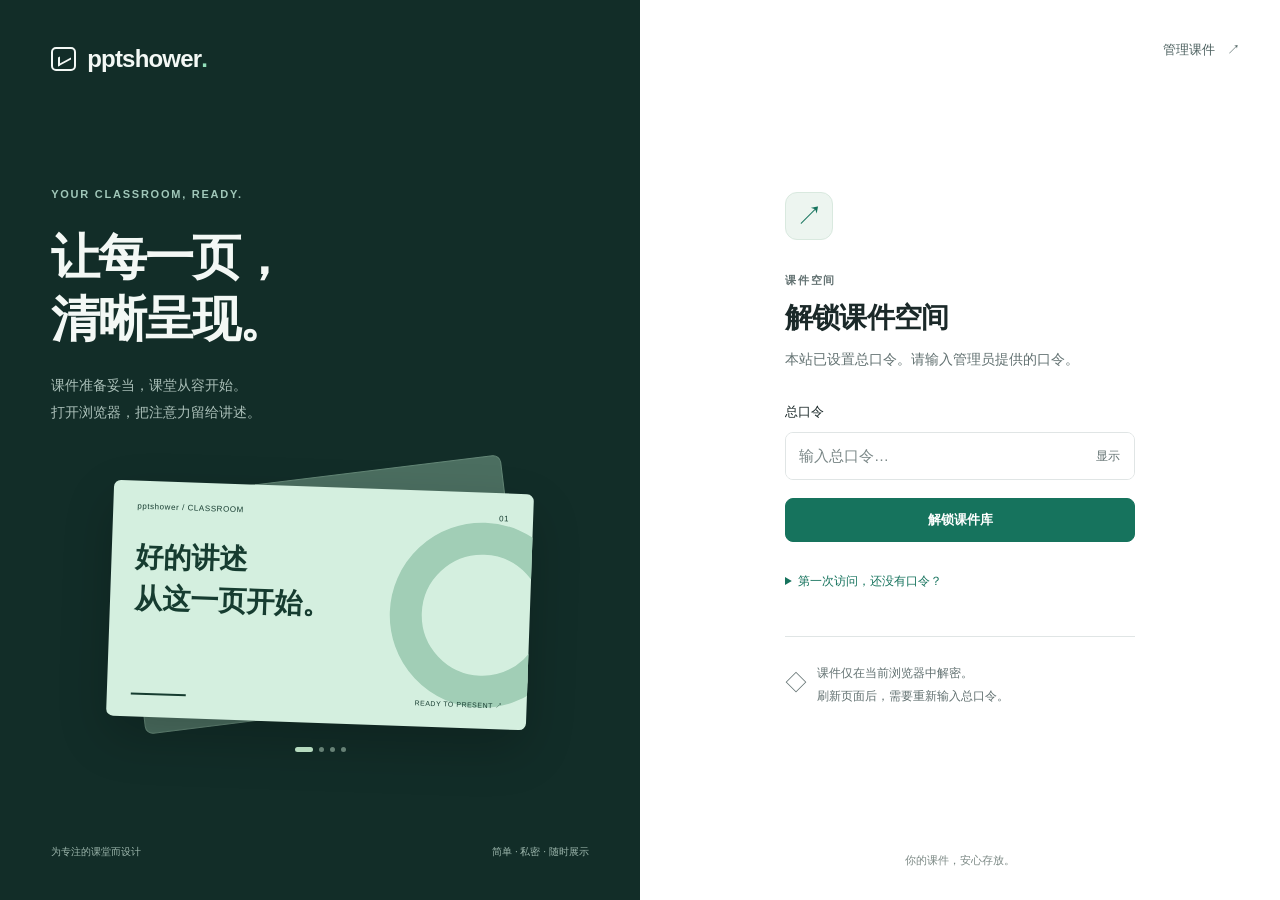
<file: index.html>
<!doctype html>
<html lang="zh-CN">
<head>
  <meta charset="utf-8">
  <meta name="viewport" content="width=device-width, initial-scale=1, viewport-fit=cover">
  <meta http-equiv="Content-Security-Policy" content="default-src 'self'; script-src 'self' 'wasm-unsafe-eval'; style-src 'self'; img-src 'self' blob: data:; font-src 'self' data:; worker-src 'self' blob:; connect-src 'self'; object-src 'none'; base-uri 'none'; form-action 'self'">
  <title>pptshower</title>
  <link rel="icon" href="favicon.svg" type="image/svg+xml">
  <link rel="stylesheet" href="assets/styles.css">
</head>
<body>
  <main id="app">
    <section id="unlock-view" class="unlock-screen" hidden>
      <div class="welcome-panel">
        <a class="wordmark" href="./" aria-label="pptshower 首页"><span class="brand-mark" aria-hidden="true"></span>pptshower<span class="brand-dot">.</span></a>
        <div class="welcome-copy">
          <p class="eyebrow">YOUR CLASSROOM, READY.</p>
          <h1>让每一页，<br>清晰呈现。</h1>
          <p class="welcome-description">课件准备妥当，课堂从容开始。<br>打开浏览器，把注意力留给讲述。</p>
        </div>
        <div class="slide-art" aria-hidden="true">
          <div class="art-back"></div>
          <div class="art-slide"><div class="art-top"><span>pptshower / CLASSROOM</span><span>01</span></div><div class="art-heading">好的讲述<br>从这一页开始。</div><div class="art-bottom"><span class="art-line"></span><span>READY TO PRESENT ↗</span></div><div class="art-orbit"></div></div>
          <div class="art-pagination"><span></span><span></span><span></span><span></span></div>
        </div>
        <div class="welcome-footer"><span>为专注的课堂而设计</span><span>简单 · 私密 · 随时展示</span></div>
      </div>
      <div class="unlock-side">
        <a class="top-link" href="admin/">管理课件 <span aria-hidden="true">↗</span></a>
        <div class="unlock-content">
          <span class="section-symbol" aria-hidden="true">↗</span>
          <p id="entry-eyebrow" class="eyebrow">课件空间</p>
          <h2 id="entry-heading">正在读取课件空间</h2>
          <p id="unlock-message" class="muted" role="status">正在确认站点是否已设置总口令…</p>
          <p id="unlock-error" class="error" role="alert" hidden></p>
          <form id="unlock-form" autocomplete="off" hidden>
            <label class="field" for="passphrase">总口令</label>
            <div class="password-field"><input id="passphrase" name="passphrase" type="password" autocomplete="current-password" placeholder="输入总口令…" aria-describedby="unlock-error" required><button id="toggle-passphrase" class="password-toggle" type="button" aria-label="显示总口令" aria-pressed="false">显示</button></div>
            <button type="submit" class="button primary block" id="unlock-button">解锁课件库</button>
          </form>
          <div id="uninitialized-note" class="first-use" hidden>
            <ol class="first-use-steps"><li>连接你的 GitHub 课件仓库</li><li>设置总口令，并妥善保存</li><li>上传第一套课件，开始展示</li></ol>
            <a class="button primary block" href="admin/">创建课件空间 →</a>
            <p class="help small">总口令由你在下一步设置，无需提前拥有口令。</p>
          </div>
          <details id="passphrase-help" class="passphrase-help" hidden>
            <summary>第一次访问，还没有口令？</summary>
            <p>这个课件空间使用统一总口令，由管理员首次创建空间时设置。观看课件，请向分享网址的人索取口令。</p>
            <p>如果你是管理员，<a href="admin/">前往管理台查看站点状态 →</a>。总口令与 GitHub 令牌不同；新设一个口令不能解密已有课件。</p>
          </details>
          <button id="retry-site" class="button ghost block" type="button" hidden>重新读取站点</button>
          <div class="privacy-note"><span aria-hidden="true">◇</span><p>课件仅在当前浏览器中解密。<br>刷新页面后，需要重新输入总口令。</p></div>
        </div>
        <div class="unlock-footer">你的课件，安心存放。</div>
      </div>
    </section>

    <section id="list-view" class="library-shell" hidden>
      <aside class="sidebar">
        <a class="wordmark" href="./"><span class="brand-mark" aria-hidden="true"></span>pptshower<span class="brand-dot">.</span></a>
        <p class="nav-caption">工作空间</p>
        <nav aria-label="主导航"><a class="nav-item active" href="#/" aria-current="page"><span aria-hidden="true">▦</span>全部课件<span id="nav-count" class="nav-count">0</span></a><a class="nav-item" href="admin/"><span aria-hidden="true">＋</span>管理课件<span class="nav-arrow" aria-hidden="true">↗</span></a></nav>
        <div class="sidebar-bottom"><div class="session-status"><span></span>课件库已解锁</div><button id="lock-button" class="button sidebar-lock" type="button">锁定课件库 <span aria-hidden="true">↗</span></button></div>
      </aside>
      <div class="library-main">
        <header class="workspace-bar"><span>工作空间 <span class="breadcrumb-sep">/</span> <strong>课件库</strong></span><span class="workspace-tag">课堂展示</span></header>
        <div class="library-content">
          <div class="page-heading"><div><p class="eyebrow">YOUR COLLECTION</p><h1>全部课件<span class="heading-dot">.</span></h1><p id="list-subtitle" class="muted" aria-live="polite">已解锁的课件</p></div><a class="button primary" href="admin/">＋ 添加课件</a></div>
          <div class="library-toolbar">
            <label class="search-field"><span aria-hidden="true">⌕</span><input id="deck-search" type="search" placeholder="搜索课件标题…" aria-label="搜索课件标题"></label>
            <div class="toolbar-options"><select id="deck-sort" aria-label="课件排序"><option value="newest">日期：由新到旧</option><option value="oldest">日期：由旧到新</option><option value="title">标题：A → Z</option></select><div class="view-switch" aria-label="课件视图"><button id="grid-view" type="button" aria-label="网格视图" aria-pressed="true">▦</button><button id="rows-view" type="button" aria-label="列表视图" aria-pressed="false">☷</button></div></div>
          </div>
          <div id="deck-list" class="deck-list"></div>
          <div id="empty-list" class="empty-state" hidden><span class="empty-icon" aria-hidden="true">▤</span><h2>第一堂课，从这里开始</h2><p>添加一套课件，让下一次展示准备就绪。</p><a class="button primary" href="admin/">＋ 添加第一套课件</a></div>
          <div id="no-results" class="empty-state" hidden><span class="empty-icon" aria-hidden="true">⌕</span><h2>没有找到相关课件</h2><p>换个关键词，或查看全部课件。</p><button id="clear-search" class="button ghost" type="button">清除搜索</button></div>
          <footer class="library-footer"><span>选择课件，即可开始展示</span><span><kbd>←</kbd> <kbd>→</kbd> 翻页 <span class="footer-divider">·</span> <kbd>F</kbd> 全屏 <span class="footer-divider">·</span> <kbd>G</kbd> 总览</span></footer>
        </div>
      </div>
    </section>

    <section id="viewer-view" class="viewer" hidden>
      <div id="viewer-stage" class="viewer-stage">
        <div id="page-wrap" class="page-wrap">
          <canvas id="page-canvas"></canvas>
          <div id="annotation-overlay" class="annotation-overlay"></div>
        </div>

        <div id="viewer-loading" class="viewer-loading" role="status" hidden>正在解密课件…</div>
        <p id="viewer-error" class="viewer-error" role="alert" hidden></p>

        <div class="viewer-top controls-zone">
          <button id="back-button" class="button ghost" type="button">← 列表</button>
          <span id="viewer-title" class="viewer-title"></span>
        </div>

        <div class="controls controls-zone">
          <button aria-label="上一页" id="prev-button" class="button icon" type="button" title="上一页 (←)">‹</button>
          <div class="page-status">
            <input id="page-input" type="number" min="1" value="1" inputmode="numeric" aria-label="页码">
            <span id="page-total" class="muted">/ 0</span>
          </div>
          <button aria-label="下一页" id="next-button" class="button icon" type="button" title="下一页 (→)">›</button>
          <span class="controls-sep" aria-hidden="true"></span>
          <button id="overview-button" class="button ghost" type="button" title="缩略图总览 (G)">总览</button>
          <button id="fullscreen-button" class="button ghost" type="button" title="全屏 (F)">全屏</button>
        </div>
      </div>

      <div id="overview" class="overview" role="dialog" aria-modal="true" aria-label="幻灯片总览" hidden>
        <div class="overview-header">
          <span>幻灯片总览 <span class="muted">/ 选择一页继续展示</span></span>
          <button id="overview-close" class="button ghost" type="button">关闭 (Esc)</button>
        </div>
        <div id="thumb-grid" class="thumb-grid"></div>
      </div>
    </section>
  </main>

  <noscript><p class="setup-note">请启用 JavaScript，以解密和展示课件。</p></noscript>
  <script type="module" src="assets/app.js"></script>
</body>
</html>
</file>
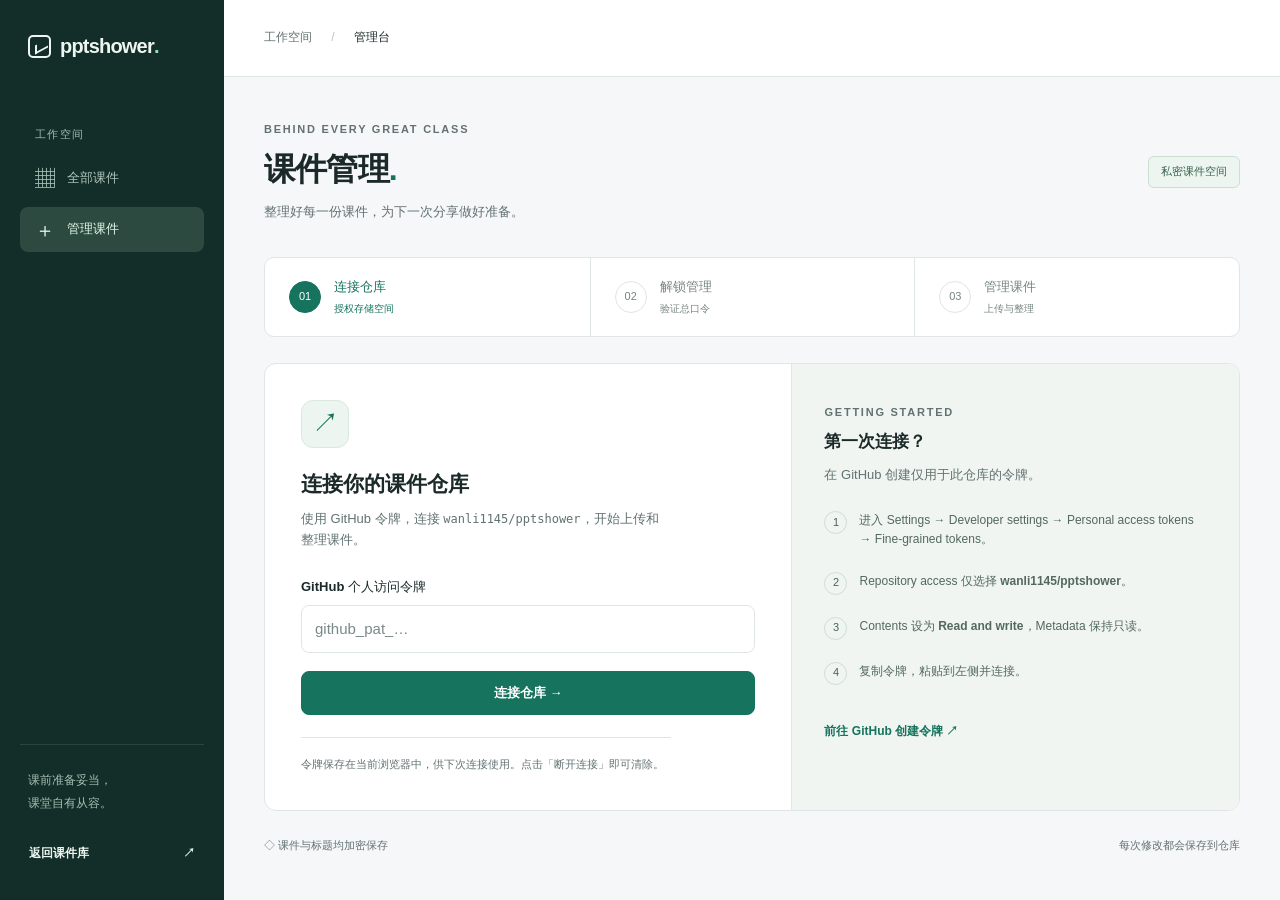
<file: admin/index.html>
<!doctype html>
<html lang="zh-CN">
<head>
  <meta charset="utf-8">
  <meta name="viewport" content="width=device-width, initial-scale=1">
  <meta http-equiv="Content-Security-Policy" content="default-src 'self'; script-src 'self'; style-src 'self'; img-src 'self' blob: data:; font-src 'self'; connect-src 'self' https://api.github.com https://raw.githubusercontent.com https://objects.githubusercontent.com http://localhost:8787 http://127.0.0.1:8787; object-src 'none'; base-uri 'none'; form-action 'self'">
  <title>管理台 · pptshower</title>
  <link rel="icon" href="../favicon.svg" type="image/svg+xml">
  <link rel="stylesheet" href="../assets/styles.css">
  <link rel="stylesheet" href="admin.css">
</head>
<body>
  <div class="library-shell">
    <aside class="sidebar">
      <a class="wordmark" href="../"><span class="brand-mark" aria-hidden="true"></span>pptshower<span class="brand-dot">.</span></a>
      <p class="nav-caption">工作空间</p>
      <nav aria-label="主导航"><a class="nav-item" href="../"><span aria-hidden="true">▦</span>全部课件</a><a class="nav-item active" href="./" aria-current="page"><span aria-hidden="true">＋</span>管理课件</a></nav>
      <div class="sidebar-bottom"><p class="sidebar-tip">课前准备妥当，<br>课堂自有从容。</p><a class="button sidebar-lock" href="../">返回课件库 <span aria-hidden="true">↗</span></a></div>
    </aside>
    <main class="library-main">
      <header class="workspace-bar"><span>工作空间 <span class="breadcrumb-sep">/</span> <strong>管理台</strong></span><button id="disconnect-button" class="button ghost" type="button" hidden>断开连接</button></header>
      <div class="library-content admin-content">
        <div class="page-heading"><div><p class="eyebrow">BEHIND EVERY GREAT CLASS</p><h1>课件管理<span class="heading-dot">.</span></h1><p class="muted">整理好每一份课件，为下一次分享做好准备。</p></div><span class="admin-badge">私密课件空间</span></div>
        <ol class="setup-steps" aria-label="管理台使用步骤"><li id="step-connect" class="current" aria-current="step"><span>01</span><div><strong>连接仓库</strong><small>授权存储空间</small></div></li><li id="step-unlock"><span>02</span><div><strong>解锁管理</strong><small>验证总口令</small></div></li><li id="step-manage"><span>03</span><div><strong>管理课件</strong><small>上传与整理</small></div></li></ol>
        <div id="status" class="status" role="status" aria-live="polite" hidden></div>
        <section id="token-card" class="card admin-card connection-card" hidden>
          <div class="connection-form"><span class="section-symbol" aria-hidden="true">↗</span><h2>连接你的课件仓库</h2><p class="help">使用 GitHub 令牌，连接 <code>wanli1145/pptshower</code>，开始上传和整理课件。</p>
            <form id="token-form" autocomplete="off"><label class="field" for="token-input">GitHub 个人访问令牌</label><input id="token-input" type="password" name="github-token" placeholder="github_pat_…" autocomplete="off" spellcheck="false" required><button id="token-button" class="button primary block" type="submit">连接仓库 →</button></form>
            <p class="help small storage-note">令牌保存在当前浏览器中，供下次连接使用。点击「断开连接」即可清除。</p>
          </div>
          <aside class="connection-guide"><p class="eyebrow">GETTING STARTED</p><h3>第一次连接？</h3><p class="help">在 GitHub 创建仅用于此仓库的令牌。</p><ol><li><span>1</span><p>进入 Settings → Developer settings → Personal access tokens → Fine-grained tokens。</p></li><li><span>2</span><p>Repository access 仅选择 <strong>wanli1145/pptshower</strong>。</p></li><li><span>3</span><p>Contents 设为 <strong>Read and write</strong>，Metadata 保持只读。</p></li><li><span>4</span><p>复制令牌，粘贴到左侧并连接。</p></li></ol><a href="https://github.com/settings/personal-access-tokens/new" target="_blank" rel="noopener noreferrer" class="guide-link">前往 GitHub 创建令牌 ↗</a></aside>
        </section>
        <section id="auth-card" class="card admin-card narrow-card" hidden>
          <span class="section-symbol" aria-hidden="true">◇</span><p class="eyebrow">ONE MORE STEP</p><h2>解锁课件管理</h2><p class="help">仓库已连接。输入总口令，继续管理你的课件。</p>
          <form id="auth-form" class="stack-form" autocomplete="off"><label class="field" for="admin-passphrase">总口令</label><input id="admin-passphrase" name="passphrase" type="password" placeholder="输入总口令…" autocomplete="current-password" required><button id="auth-button" class="button primary" type="submit">解锁管理 →</button></form><p class="help small">总口令仅用于当前页面的加密与解密，刷新后需要重新输入。</p>
        </section>
        <section id="init-card" class="card admin-card narrow-card" hidden>
          <p class="eyebrow">MAKE IT YOURS</p><h2>创建你的课件空间</h2><p class="help">设置一个至少 12 个字符的总口令。今后展示和管理课件，都使用这个口令。</p>
          <form id="init-form" class="stack-form" autocomplete="off"><label class="field">总口令<input id="init-passphrase" name="new-passphrase" type="password" placeholder="至少 12 个字符…" minlength="12" autocomplete="new-password" required></label><label class="field">再次输入总口令<input id="init-confirm" name="confirm-passphrase" type="password" placeholder="再次输入以确认…" minlength="12" autocomplete="new-password" required></label><p id="init-error" class="error" role="alert" hidden></p><p class="setup-note">请妥善保存总口令。忘记后，将无法解密已有课件。</p><button id="init-button" class="button primary" type="submit">创建课件空间 →</button></form>
        </section>
        <section id="manage-card" class="manage-grid" aria-label="课件管理" hidden>
          <form id="add-form" class="card upload-card">
            <div><p class="eyebrow">ADD TO COLLECTION</p><h2>添加课件</h2><p class="help">上传 PDF，即可在课堂中逐页展示。</p></div>
            <label class="field">课件标题<input id="add-title" type="text" maxlength="200" placeholder="为这次分享起个名字…" required></label>
            <label class="field">课件日期<input id="add-date" type="date"></label>
            <label id="upload-zone" class="upload-zone"><span class="upload-symbol" aria-hidden="true">↑</span><strong id="file-name">选择 PDF，或拖放到这里</strong><span class="help small">PDF 格式 · 最大 50 MB</span><input id="add-file" type="file" aria-label="选择 PDF 文件" accept="application/pdf,.pdf" required></label>
            <button id="add-button" class="button primary block" type="submit">＋ 加密并上传</button><p class="help small">使用 PowerPoint？先将课件导出为 PDF；动画步骤可拆成独立幻灯片。</p>
          </form>
          <div class="card inventory-card"><div class="inventory-heading"><h2>已上传课件</h2><span id="admin-count" class="count-label">0 套课件</span></div><div id="admin-deck-list" class="deck-table"></div><div id="admin-empty" class="admin-empty" hidden><span class="empty-icon" aria-hidden="true">▤</span><h3>还没有课件</h3><p class="help">从添加第一套课件开始。</p></div></div>
        </section>
        <footer class="admin-footnote"><span>◇ 课件与标题均加密保存</span><span>每次修改都会保存到仓库</span></footer>
      </div>
    </main>
  </div>
  <dialog id="edit-dialog" aria-labelledby="edit-heading"><form id="edit-form"><p class="eyebrow">DECK DETAILS</p><h2 id="edit-heading">编辑课件</h2><p id="edit-error" class="error" role="alert" hidden></p><label class="field">标题<input id="edit-title" type="text" maxlength="200" required></label><label class="field">日期<input id="edit-date" type="date"></label><div class="row"><button id="edit-cancel" class="button ghost" type="button">取消</button><button id="edit-save" class="button primary" type="submit">保存修改</button></div></form></dialog>
  <input id="replace-file" type="file" aria-label="替换课件 PDF" accept="application/pdf,.pdf" hidden>
  <noscript><p class="setup-note">请启用 JavaScript，以管理课件。</p></noscript>
  <script type="module" src="admin.js"></script>
</body>
</html>
</file>
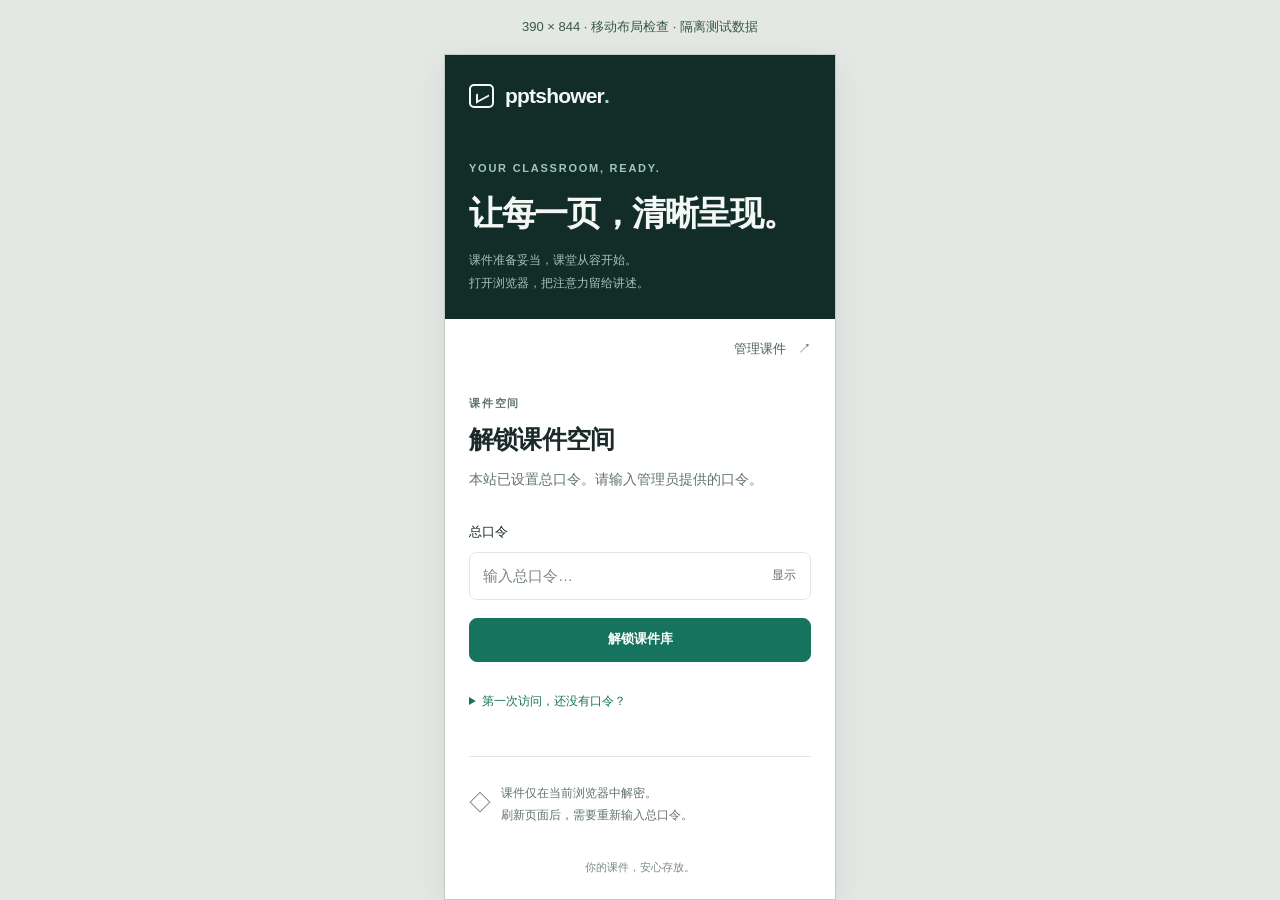
<file: tests/responsive.html>
<!doctype html>
<html lang="zh-CN">
<head><meta charset="utf-8"><title>390px 移动布局检查（本地测试）</title><style>body{margin:0;background:#e3e8e5;font:13px sans-serif}header{padding:18px;text-align:center;color:#39574a}iframe{display:block;width:390px;height:844px;margin:0 auto;border:1px solid #bdcbc3;background:white;box-shadow:0 8px 32px #0001}</style></head>
<body><header>390 × 844 · 移动布局检查 · 隔离测试数据</header><iframe title="手机宽度的课件站" src="/"></iframe></body>
</html>
</file>
<file: assets/styles.css>
/* Design direction: Tabler's structured workspace + shadcn's split authentication.
   Original implementation; no remote styles, fonts, or runtime dependencies. */
:root {
  color-scheme: light;
  --bg: #f6f7f8; --panel: #fff; --panel-2: #f0f3f3; --line: #e0e5e5;
  --text: #1b2929; --muted: #627171; --accent: #16735d; --accent-strong: #105b49;
  --danger: #b23748; --radius: 12px; --shadow: 0 12px 40px #132e2812;
  --font: "Avenir Next", "Segoe UI", "PingFang SC", "Microsoft YaHei", sans-serif;
}
* { box-sizing: border-box; }
[hidden] { display: none !important; }
body { margin: 0; background: var(--bg); color: var(--text); font: 15px/1.6 var(--font); }
button, input, select, textarea { font: inherit; }
button, a, input, select { -webkit-tap-highlight-color: transparent; touch-action: manipulation; }
a { color: var(--accent); text-decoration: none; }
a:hover { color: var(--accent-strong); }
h1, h2, h3, p { margin: 0; }
h1, h2, h3 { line-height: 1.3; font-weight: 600; }
button { cursor: pointer; }
:focus-visible { outline: 3px solid #309b80; outline-offset: 4px; }
.muted, .help { color: var(--muted); }
.small, .help { font-size: 13px; }
.error { color: var(--danger); font-size: 13px; padding: 10px 0; }
.eyebrow { font-size: 11px; letter-spacing: .16em; font-weight: 650; color: var(--muted); }
.wordmark { display: flex; align-items: center; color: inherit; font-size: 22px; letter-spacing: -.8px; font-weight: 700; white-space: nowrap; }
.brand-dot { color: #92dfba; }
.brand-mark { width: 25px; height: 24px; margin-right: 11px; border: 2px solid currentColor; border-radius: 5px; position: relative; }
.brand-mark::after { content: ""; position: absolute; width: 11px; height: 7px; border-left: 2px solid currentColor; border-bottom: 2px solid currentColor; left: 5px; top: 5px; transform: skewY(-28deg); }
.button { display: inline-flex; align-items: center; justify-content: center; gap: 9px; min-height: 44px; padding: 10px 18px; border: 1px solid transparent; border-radius: 8px; background: transparent; color: var(--text); font-size: 13px; font-weight: 600; white-space: nowrap; transition: background .18s, border-color .18s, transform .18s; }
.button:hover { background: var(--panel-2); color: var(--text); }
.button:active { transform: translateY(1px); }
.button:disabled, button:disabled { opacity: .5; cursor: not-allowed; }
.button.primary { background: var(--accent); border-color: var(--accent); color: #fff; }
.button.primary:hover { background: var(--accent-strong); }
.button.ghost { border-color: var(--line); background: var(--panel); }
.button.ghost:hover { border-color: #9dadaa; background: var(--panel-2); }
.button.danger { color: var(--danger); }
.button.block { width: 100%; }
.button.icon { width: 44px; height: 44px; padding: 0; font-size: 24px; }
input, select, textarea { min-width: 0; min-height: 46px; border: 1px solid var(--line); border-radius: 8px; padding: 11px 13px; background: var(--panel); color: var(--text); }
input::placeholder { color: #7b8888; }
input:disabled { background: var(--panel-2); cursor: not-allowed; }
.field { display: flex; flex-direction: column; gap: 8px; font-size: 13px; font-weight: 550; }
.card { background: var(--panel); border: 1px solid var(--line); border-radius: var(--radius); }
.row { display: flex; align-items: center; flex-wrap: wrap; gap: 12px; }
kbd { display: inline-flex; align-items: center; justify-content: center; min-width: 22px; height: 23px; border: 1px solid var(--line); border-radius: 4px; font: 11px var(--font); background: var(--panel); }
/* Entry: a presentation poster and a focused unlock form. */
.unlock-screen { min-height: 100svh; display: grid; grid-template-columns: 1fr 1fr; }
.welcome-panel { background: #122d28; color: #f3f8f5; padding: 40px 8%; display: flex; flex-direction: column; overflow: hidden; position: relative; }
.welcome-panel .wordmark { font-size: 24px; }
.welcome-copy { margin: auto 0 0; padding-top: 64px; position: relative; z-index: 1; }
.welcome-copy .eyebrow { color: #a0c7b9; margin-bottom: 22px; }
.welcome-copy h1 { font-size: clamp(38px, 3.8vw, 62px); letter-spacing: -.04em; line-height: 1.28; font-weight: 600; }
.welcome-description { color: #abc0b9; font-size: 14px; margin-top: 22px; line-height: 1.9; }
.slide-art { margin: 44px 0 36px; position: relative; width: min(100%, 440px); align-self: center; padding: 18px 10px 0; }
.art-back { position: absolute; inset: 8px 24px 40px 30px; background: #4b6e60; border: 1px solid #638676; border-radius: 8px; transform: rotate(-7deg); }
.art-slide { aspect-ratio: 16/9; background: #d4efdf; color: #163c30; border-radius: 7px; padding: 20px 24px; transform: rotate(2deg); position: relative; overflow: hidden; box-shadow: 0 20px 50px #0003; }
.art-top, .art-bottom { display: flex; align-items: center; justify-content: space-between; font-size: 8px; letter-spacing: .07em; position: relative; z-index: 1; }
.art-heading { font-size: clamp(21px, 2.2vw, 32px); font-weight: 650; line-height: 1.5; margin-top: 22px; position: relative; z-index: 1; }
.art-bottom { position: absolute; bottom: 18px; left: 24px; right: 24px; font-size: 7px; }
.art-line { width: 55px; height: 2px; background: #163c30; }
.art-orbit { position: absolute; width: 185px; height: 185px; border: 32px solid #a1ceb6; border-radius: 50%; right: -45px; top: 30px; }
.art-pagination { display: flex; gap: 6px; margin-top: 24px; justify-content: center; }
.art-pagination span { width: 5px; height: 5px; background: #708d80; border-radius: 50%; }
.art-pagination span:first-child { width: 18px; border-radius: 4px; background: #c5edcf; }
.welcome-footer { margin-top: auto; padding-top: 12px; display: flex; justify-content: space-between; gap: 16px; color: #9db7ad; font-size: 10px; }
.unlock-side { background: #fff; position: relative; display: flex; align-items: center; justify-content: center; padding: 100px 48px; }
.top-link { position: absolute; top: 40px; right: 40px; font-size: 13px; color: #4d6160; }
.top-link span { padding-left: 8px; }
.unlock-content { width: 100%; max-width: 350px; }
.section-symbol { display: flex; align-items: center; justify-content: center; background: #edf5f0; color: #16735d; width: 48px; height: 48px; border: 1px solid #d9e9df; border-radius: 12px; font-size: 27px; margin-bottom: 32px; }
.unlock-content .eyebrow { margin-bottom: 10px; }
.unlock-content h2 { font-size: 28px; letter-spacing: -.8px; margin-bottom: 12px; }
.unlock-content > .muted { font-size: 14px; }
#unlock-form { margin-top: 32px; }
.password-field { display: flex; margin: 9px 0 18px; border: 1px solid var(--line); border-radius: 8px; overflow: hidden; }
.password-field input { flex: 1; border: 0; border-radius: 0; width: 100%; }
.password-field:focus-within { outline: 2px solid var(--accent); outline-offset: 2px; }
.password-field input:focus-visible { outline: none; }
.password-toggle { border: 0; background: var(--panel); min-width: 52px; color: var(--muted); font-size: 12px; }
.privacy-note { display: flex; gap: 10px; border-top: 1px solid var(--line); padding-top: 25px; margin-top: 32px; color: var(--muted); font-size: 12px; line-height: 1.9; }
.privacy-note > span { font-size: 22px; }
.unlock-footer { position: absolute; bottom: 30px; font-size: 11px; color: #7b8884; }
.setup-note { margin-top: 20px; font-size: 13px; line-height: 1.8; padding: 13px 16px; background: #eef6f1; border-radius: 8px; color: #49635a; }
/* Workspace */
.library-shell { min-height: 100svh; display: grid; grid-template-columns: 224px minmax(0, 1fr); }
.sidebar { position: sticky; top: 0; height: 100svh; background: #132d28; color: #edf5f1; padding: 30px 20px 24px; display: flex; flex-direction: column; }
.sidebar .wordmark { margin: 0 8px 64px; font-size: 20px; }
.sidebar .brand-mark { width: 23px; height: 23px; margin-right: 9px; }
.nav-caption { padding: 0 15px; margin-bottom: 12px; color: #a3bcb1; font-size: 11px; letter-spacing: .12em; }
.nav-item { display: flex; align-items: center; gap: 12px; padding: 12px 15px; margin-bottom: 7px; font-size: 13px; color: #afc5bb; border-radius: 8px; }
.nav-item:hover { background: #234137; color: #fff; }
.nav-item.active { color: #e1f7e9; background: #2c4a3f; }
.nav-item > span:first-child { font-size: 20px; line-height: 1; }
.nav-count { margin-left: auto; min-width: 22px; text-align: center; font-size: 11px; background: #426153; border-radius: 5px; }
.nav-arrow { margin-left: auto; }
.sidebar-bottom { margin-top: auto; border-top: 1px solid #ffffff1a; padding: 24px 8px 0; }
.session-status { color: #bdd4c8; display: flex; align-items: center; gap: 8px; font-size: 11px; }
.session-status > span { width: 6px; height: 6px; border-radius: 50%; background: #a4dfb5; }
.sidebar-lock { padding: 12px 0; color: #ebf5ef; width: 100%; justify-content: space-between; font-size: 12px; }
.sidebar-lock:hover { color: #fff; background: transparent; }
.library-main { min-width: 0; }
.workspace-bar { height: 77px; border-bottom: 1px solid var(--line); padding: 0 40px; display: flex; align-items: center; justify-content: space-between; font-size: 12px; background: #fff; color: var(--muted); }
.workspace-bar strong { font-weight: 500; color: var(--text); }
.breadcrumb-sep { color: #bac5c3; margin: 0 16px; }
.workspace-tag { border: 1px solid var(--line); padding: 3px 10px; border-radius: 5px; font-size: 11px; }
.library-content { padding: 44px 40px; max-width: 1500px; margin: auto; }
.page-heading { display: flex; align-items: center; justify-content: space-between; gap: 20px; margin-bottom: 34px; }
.page-heading .eyebrow { margin-bottom: 10px; }
.page-heading h1 { font-size: 32px; letter-spacing: -.8px; }
.heading-dot { color: var(--accent); }
.page-heading .muted { margin-top: 12px; font-size: 13px; }
.library-toolbar { display: flex; justify-content: space-between; gap: 16px; align-items: center; margin-bottom: 24px; }
.search-field { position: relative; display: flex; align-items: center; width: min(360px, 100%); }
.search-field > span { position: absolute; left: 13px; font-size: 25px; color: var(--muted); }
.search-field input { padding-left: 40px; width: 100%; font-size: 13px; }
.toolbar-options { display: flex; gap: 12px; flex-shrink: 0; }
.toolbar-options select { font-size: 12px; padding: 8px 28px 8px 12px; }
.view-switch { display: flex; border: 1px solid var(--line); border-radius: 7px; background: #fff; padding: 3px; }
.view-switch button { border: 0; background: transparent; color: var(--muted); width: 40px; border-radius: 4px; font-size: 21px; }
.view-switch button[aria-pressed="true"] { color: var(--accent); background: #e9f1ec; }
.deck-list { display: grid; grid-template-columns: repeat(auto-fill, minmax(230px, 1fr)); gap: 24px; }
.deck { display: block; border: 1px solid var(--line); border-radius: 10px; overflow: hidden; background: #fff; color: var(--text); transition: border-color .18s, box-shadow .18s, transform .18s; }
.deck:hover { color: var(--text); transform: translateY(-3px); border-color: #a4bdb1; box-shadow: 0 10px 25px #162c2310; }
.deck-cover { aspect-ratio: 16/9; background: #dfece5; color: #204e3c; position: relative; overflow: hidden; padding: 22px; display: flex; flex-direction: column; justify-content: space-between; }
.deck-cover::after { content: ""; position: absolute; width: 140px; height: 140px; border: 25px solid currentColor; opacity: .07; border-radius: 50%; bottom: -60px; right: -30px; }
.deck:nth-child(4n+2) .deck-cover { background: #e0e9f2; color: #32526e; }
.deck:nth-child(4n+3) .deck-cover { background: #ede7df; color: #725537; }
.deck:nth-child(4n+4) .deck-cover { background: #e6e4ef; color: #60547f; }
.cover-label { font-size: 9px; letter-spacing: .12em; opacity: .8; display: flex; justify-content: space-between; }
.cover-title { text-wrap: balance; max-width: 95%; font-size: 21px; line-height: 1.45; font-weight: 600; overflow: hidden; display: -webkit-box; -webkit-line-clamp: 2; -webkit-box-orient: vertical; overflow-wrap: anywhere; }
.cover-rule { width: 26px; height: 2px; background: currentColor; opacity: .65; }
.deck-info { padding: 18px 19px; }
.deck h2 { font-size: 14px; font-weight: 600; white-space: nowrap; overflow: hidden; text-overflow: ellipsis; }
.deck-meta { display: flex; justify-content: space-between; align-items: center; margin-top: 10px; font-size: 11px; }
.deck-date { color: var(--muted); font-variant-numeric: tabular-nums; }
.deck-action { color: var(--accent); }
.deck-list.rows { grid-template-columns: 1fr; gap: 10px; }
.rows .deck { display: flex; align-items: center; }
.rows .deck-cover { width: 100px; min-width: 100px; aspect-ratio: 4/3; padding: 14px; }
.rows .cover-title, .rows .cover-rule { display: none; }
.rows .cover-label { font-size: 8px; }
.rows .deck-info { flex: 1; min-width: 0; }
.rows .deck-meta { margin-top: 4px; }
.empty-state { min-height: 300px; padding: 54px 20px; text-align: center; border: 1px dashed #cbd7d1; border-radius: 12px; background: #fff; }
.empty-icon { display: inline-flex; align-items: center; justify-content: center; width: 54px; height: 54px; color: var(--accent); background: #edf4ef; border-radius: 12px; font-size: 28px; margin-bottom: 20px; }
.empty-state h2 { font-size: 19px; }
.empty-state p { font-size: 13px; color: var(--muted); margin: 12px 0 24px; }
.library-footer { display: flex; justify-content: space-between; gap: 12px; border-top: 1px solid var(--line); margin-top: 40px; padding-top: 20px; color: var(--muted); font-size: 11px; }
.footer-divider { margin: 0 8px; }
/* ---------- viewer ---------- */

.viewer {
  position: fixed;
  inset: 0;
  background: #000;
  overflow: hidden;
  overscroll-behavior: none;
}

.viewer-stage {
  position: absolute;
  inset: 0;
  display: flex;
  align-items: center;
  justify-content: center;
  overflow: hidden;
  touch-action: none;
}

.viewer.controls-hidden {
  cursor: none;
}

.viewer.controls-hidden .controls-zone {
  opacity: 0;
  pointer-events: none;
}

.viewer.overview-open .controls-zone {
  visibility: hidden;
}

.page-wrap {
  position: relative;
  box-shadow: 0 0 90px rgba(0, 0, 0, 0.85);
  background: #fff;
}

#page-canvas {
  display: block;
}

.annotation-overlay {
  position: absolute;
  inset: 0;
  pointer-events: none;
}

.pdf-link {
  position: absolute;
  border-radius: 2px;
  border: 0;
  background: transparent;
  padding: 0;
  cursor: pointer;
  pointer-events: auto;
}

.pdf-link:hover {
  outline: 1px solid var(--accent);
  background: rgba(215, 180, 90, 0.14);
}

.viewer-top {
  position: fixed;
  top: 0;
  left: 0;
  right: 0;
  display: flex;
  align-items: center;
  gap: 16px;
  padding: 14px 18px;
  background: linear-gradient(to bottom, rgba(0, 0, 0, 0.7), transparent);
  transition: opacity 0.25s ease;
  z-index: 5;
}

.viewer-title {
  color: rgba(255, 255, 255, 0.78);
  font-size: 14px;
  overflow: hidden;
  text-overflow: ellipsis;
  white-space: nowrap;
}

.controls {
  position: fixed;
  bottom: max(20px, env(safe-area-inset-bottom, 0px));
  left: 50%;
  transform: translateX(-50%);
  display: flex;
  align-items: center;
  gap: 6px;
  padding: 7px 10px;
  border-radius: 999px;
  background: rgba(20, 24, 33, 0.88);
  border: 1px solid rgba(255, 255, 255, 0.09);
  backdrop-filter: blur(12px);
  -webkit-backdrop-filter: blur(12px);
  transition: opacity 0.25s ease;
  z-index: 6;
}

.controls .button {
  color: rgba(255, 255, 255, 0.82);
  flex-shrink: 0;
  white-space: nowrap;
}

.controls .button:hover {
  color: #fff;
}

.controls-sep {
  width: 1px;
  height: 22px;
  background: rgba(255, 255, 255, 0.14);
  margin: 0 4px;
}

.page-status {
  display: flex;
  align-items: center;
  flex-shrink: 0;
  gap: 6px;
  font-size: 13px;
  font-variant-numeric: tabular-nums;
  white-space: nowrap;
}

#page-input {
  width: 54px;
  padding: 7px 4px;
  text-align: center;
  background: rgba(255, 255, 255, 0.07);
  border-color: rgba(255, 255, 255, 0.12);
  color: #fff;
  border-radius: 8px;
  -moz-appearance: textfield;
  appearance: textfield;
}

#page-input::-webkit-outer-spin-button,
#page-input::-webkit-inner-spin-button {
  -webkit-appearance: none;
  margin: 0;
}

#page-total {
  color: rgba(255, 255, 255, 0.55);
}

.viewer-loading,
.viewer-error {
  position: fixed;
  left: 50%;
  top: 50%;
  transform: translate(-50%, -50%);
  padding: 16px 22px;
  border-radius: 12px;
  background: rgba(20, 24, 33, 0.94);
  border: 1px solid var(--line);
  color: var(--text);
  font-size: 14px;
  z-index: 10;
}

.viewer-error {
  color: var(--danger);
  max-width: min(520px, 90vw);
  text-align: center;
}

/* ---------- overview ---------- */

.overview {
  position: fixed;
  inset: 0;
  z-index: 20;
  display: flex;
  flex-direction: column;
  background: #06080c;
}

.overview-header {
  display: flex;
  align-items: center;
  justify-content: space-between;
  gap: 16px;
  padding: 18px 22px;
  border-bottom: 1px solid rgba(255, 255, 255, 0.08);
  color: var(--muted);
  font-size: 14px;
}

.thumb-grid {
  flex: 1;
  overflow-y: auto;
  display: grid;
  grid-template-columns: repeat(auto-fill, minmax(160px, 1fr));
  gap: 16px;
  padding: 22px;
  align-content: start;
  overscroll-behavior: contain;
}

.thumb {
  position: relative;
  padding: 0;
  border: 2px solid transparent;
  border-radius: 8px;
  overflow: hidden;
  background: #fff;
  cursor: pointer;
  aspect-ratio: 16 / 9;
  display: flex;
  align-items: center;
  justify-content: center;
}

.thumb canvas {
  display: block;
  max-width: 100%;
  max-height: 100%;
}

.thumb.current {
  border-color: var(--accent);
}

.thumb span {
  position: absolute;
  right: 8px;
  bottom: 7px;
  padding: 1px 7px;
  border-radius: 999px;
  background: rgba(10, 12, 16, 0.72);
  color: #fff;
  font-size: 12px;
  font-variant-numeric: tabular-nums;
}


/* Keep playback dark, independently of the workspace theme. */
.viewer { color-scheme: dark; --bg: #0c1513; --panel: #15251f; --panel-2: #22362c; --line: #3c5147; --text: #eef5f0; --muted: #a3b9ac; --accent: #a5deba; --accent-strong: #c4efd3; --danger: #ff9baa; color: var(--text); }
.viewer .button.ghost { background: #13251ee6; }
.viewer .button:hover { background: #2d493b; color: #fff; }
.viewer .overview { background: #0d1914; }
.viewer .controls { background: #10251fe8; border-radius: 12px; }
.viewer.controls-hidden:focus-within .controls-zone { opacity: 1; pointer-events: auto; }
.thumb:focus-visible { outline-offset: -5px; }
.viewer .viewer-loading { min-width: 210px; text-align: center; }
@media (max-width: 1050px) {
  .library-shell { grid-template-columns: 190px minmax(0, 1fr); }
  .sidebar { padding-left: 12px; padding-right: 12px; }
  .sidebar .wordmark { font-size: 18px; }
  .library-content { padding: 32px 26px; }
  .workspace-bar { padding: 0 26px; }
  .deck-list { gap: 18px; grid-template-columns: repeat(auto-fill, minmax(210px, 1fr)); }
  .toolbar-options { gap: 8px; }
  .welcome-panel { padding: 36px 7%; }
  .unlock-side { padding: 100px 36px; }
}
@media (max-width: 760px) {
  .unlock-screen { grid-template-columns: 1fr; }
  .welcome-panel { padding: 24px; min-height: auto; }
  .welcome-panel .wordmark { font-size: 21px; }
  .welcome-copy { padding-top: 34px; }
  .welcome-copy .eyebrow { margin-bottom: 14px; }
  .welcome-copy h1 { font-size: 34px; }
  .welcome-copy h1 br { display: none; }
  .welcome-description { font-size: 12px; margin-top: 14px; }
  .slide-art, .welcome-footer { display: none; }
  .unlock-side { padding: 70px 24px 65px; min-height: 560px; }
  .top-link { top: 20px; right: 24px; }
  .section-symbol { display: none; }
  .unlock-content h2 { font-size: 25px; }
  .unlock-footer { bottom: 22px; }
  .library-shell { display: block; }
  .sidebar { position: static; height: auto; padding: 18px 20px; display: flex; flex-direction: row; justify-content: space-between; align-items: center; gap: 15px; }
  .sidebar .wordmark { margin: 0; font-size: 19px; }
  .sidebar .nav-caption, .sidebar nav, .sidebar .session-status { display: none; }
  .sidebar-bottom { border: 0; padding: 0; margin: 0; }
  .sidebar-lock { min-height: 44px; padding: 8px; }
  .workspace-bar { height: 54px; padding: 0 20px; }
  .library-content { padding: 28px 20px; }
  .page-heading { margin-bottom: 26px; gap: 10px; }
  .page-heading h1 { font-size: 28px; }
  .page-heading .button { padding: 10px 13px; }
  .library-toolbar { flex-wrap: wrap; }
  .search-field { width: 100%; }
  .toolbar-options { width: 100%; justify-content: space-between; }
  .toolbar-options select { flex: 1; }
  .view-switch button { min-height: 38px; width: 44px; }
  .deck-list { grid-template-columns: repeat(auto-fill, minmax(240px, 1fr)); gap: 18px; }
  .library-footer { flex-direction: column; }
  .controls { gap: 2px; padding: 6px; max-width: calc(100vw - 16px); }
  .controls .button { padding: 8px; font-size: 12px; }
  .controls .button.icon { width: 40px; font-size: 24px; }
  .controls-sep { display: none; }
  .viewer-title { max-width: 55vw; }
  .thumb-grid { grid-template-columns: repeat(auto-fill, minmax(120px, 1fr)); padding: 14px; gap: 12px; }
  .overview-header .muted { display: none; }
}
@media (prefers-reduced-motion: reduce) {
  *, *::before, *::after { scroll-behavior: auto !important; transition: none !important; animation: none !important; }
}

/* Give first-time visitors a route forward before asking for a passphrase. */
.first-use { margin-top: 26px; }
.first-use-steps { margin: 0 0 24px; padding-left: 22px; color: var(--muted); font-size: 13px; display: grid; gap: 12px; }
.first-use-steps li::marker { color: var(--accent); font-weight: 650; }
.first-use > .help { margin-top: 14px; line-height: 1.8; }
.passphrase-help { margin-top: 18px; font-size: 12px; color: var(--muted); }
.passphrase-help summary { color: var(--accent); cursor: pointer; min-height: 44px; display: list-item; padding: 12px 0; }
.passphrase-help p { line-height: 1.9; margin-top: 10px; }
.passphrase-help a { text-decoration: underline; text-underline-offset: 3px; }
#retry-site { margin-top: 24px; }
</file>
<file: admin/admin.css>
.admin-content { max-width: 1440px; }
.admin-badge { padding: 6px 12px; border: 1px solid #ccdfd2; background: #ecf5ef; border-radius: 6px; color: #38654e; font-size: 11px; white-space: nowrap; }
.sidebar-tip { font-size: 12px; color: #a6beb1; line-height: 1.9; margin-bottom: 16px; }
.setup-steps { list-style: none; display: grid; grid-template-columns: repeat(3, 1fr); margin: 0 0 26px; padding: 0; background: #fff; border: 1px solid var(--line); border-radius: 10px; }
.setup-steps li { display: flex; align-items: center; gap: 13px; padding: 19px 24px; color: #768480; }
.setup-steps li + li { border-left: 1px solid var(--line); }
.setup-steps li > span { border: 1px solid var(--line); width: 32px; height: 32px; border-radius: 50%; display: flex; align-items: center; justify-content: center; font-size: 11px; }
.setup-steps strong { font-size: 13px; font-weight: 550; display: block; }
.setup-steps small { font-size: 10px; display: block; margin-top: 3px; }
.setup-steps .current { color: var(--accent); }
.setup-steps .current > span { background: var(--accent); border-color: var(--accent); color: #fff; }
.setup-steps .complete > span { background: #edf5ef; color: var(--accent); border-color: #cdded3; }
.status { margin-bottom: 22px; padding: 13px 17px; border: 1px solid var(--line); background: #fff; border-radius: 8px; color: var(--muted); font-size: 13px; white-space: pre-wrap; overflow-wrap: anywhere; }
.status.ok { background: #edf6f0; color: #2d6648; border-color: #cce1d3; }
.status.bad { background: #fff2f3; color: var(--danger); border-color: #f0c9d0; }
.admin-card { padding: 32px; }
.admin-card h2, .manage-grid h2 { font-size: 21px; margin-bottom: 12px; }
.admin-card h3 { font-size: 17px; }
.admin-card .eyebrow { margin-bottom: 10px; }
.connection-card { display: grid; grid-template-columns: minmax(0, 1fr) minmax(0, .85fr); padding: 0; overflow: hidden; }
.connection-form { padding: 36px; }
.connection-form .section-symbol { margin-bottom: 22px; }
.connection-form > .help { max-width: 370px; }
#token-form { display: flex; flex-direction: column; gap: 12px; margin-top: 26px; }
#token-form .field { margin-bottom: -4px; }
#token-form .button { margin-top: 6px; }
.storage-note { border-top: 1px solid var(--line); padding-top: 18px; margin-top: 22px; font-size: 11px; }
.connection-guide { background: #f0f5f2; padding: 40px 32px; border-left: 1px solid var(--line); }
.connection-guide > .help { margin-top: 12px; }
.connection-guide ol { list-style: none; padding: 0; margin: 25px 0; display: grid; gap: 22px; }
.connection-guide li { display: flex; gap: 12px; font-size: 12px; color: #53695d; }
.connection-guide li > span { display: inline-flex; align-items: center; justify-content: center; width: 23px; height: 23px; flex: 0 0 23px; border: 1px solid #ceddd2; border-radius: 50%; color: #41664e; font-size: 11px; }
.connection-guide li strong { font-weight: 600; overflow-wrap: anywhere; }
.guide-link { display: inline-flex; align-items: center; min-height: 44px; font-size: 12px; font-weight: 600; }
code { font-size: 12px; overflow-wrap: anywhere; }
.narrow-card { max-width: 560px; margin: 30px auto; display: flex; flex-direction: column; gap: 14px; }
.narrow-card .section-symbol { margin-bottom: 8px; }
.narrow-card h2, .narrow-card .eyebrow { margin-bottom: 0; }
.stack-form { display: flex; flex-direction: column; gap: 14px; margin: 12px 0; }
.stack-form .setup-note { margin-top: 0; }
.stack-form .button { margin-top: 8px; }
.manage-grid { display: grid; grid-template-columns: minmax(280px, .8fr) minmax(0, 1.2fr); gap: 24px; align-items: start; }
.upload-card { padding: 28px; display: flex; flex-direction: column; gap: 22px; }
.upload-card .eyebrow { margin-bottom: 10px; }
.upload-card h2 { margin-bottom: 8px; }
.upload-card .help.small { font-size: 11px; }
.upload-zone { min-height: 175px; padding: 22px 16px; border: 1px dashed #a9c5b5; border-radius: 8px; background: #f4f8f5; display: flex; align-items: center; justify-content: center; flex-direction: column; gap: 9px; text-align: center; position: relative; overflow: hidden; }
.upload-zone input { position: absolute; inset: 0; width: 100%; height: 100%; opacity: 0; cursor: pointer; }
.upload-zone:focus-within { outline: 3px solid var(--accent); outline-offset: 3px; }
.upload-zone:hover, .upload-zone.drag-over, .upload-zone.has-file { background: #e7f3eb; border-color: var(--accent); }
.upload-symbol { font-size: 24px; color: var(--accent); }
.upload-zone strong { font-size: 12px; font-weight: 550; max-width: 100%; overflow-wrap: anywhere; }
.inventory-card { padding: 26px; min-width: 0; }
.inventory-heading { display: flex; align-items: center; justify-content: space-between; gap: 12px; padding-bottom: 18px; border-bottom: 1px solid var(--line); }
.inventory-heading h2 { margin: 0; font-size: 18px; }
.count-label { color: var(--muted); font-size: 11px; white-space: nowrap; }
.deck-row { display: grid; grid-template-columns: minmax(0, 1fr) auto; gap: 9px; padding: 20px 0; border-bottom: 1px solid var(--line); }
.deck-row:last-child { border-bottom: 0; padding-bottom: 0; }
.deck-row .title { font-size: 14px; font-weight: 550; overflow-wrap: anywhere; }
.deck-row .date { font-size: 11px; color: var(--muted); padding-top: 3px; }
.deck-row .actions { grid-column: 1/-1; display: flex; gap: 8px; flex-wrap: wrap; }
.deck-row .button { font-size: 11px; min-height: 38px; padding: 7px 11px; }
.admin-empty { padding: 55px 10px; text-align: center; }
.admin-empty h3 { font-size: 16px; margin-bottom: 10px; }
.admin-footnote { display: flex; justify-content: space-between; gap: 14px; color: var(--muted); font-size: 11px; margin-top: 26px; }
.manage-grid[aria-busy="true"] { opacity: .6; }
dialog { border: 1px solid var(--line); border-radius: 14px; background: var(--panel); color: var(--text); padding: 30px; width: min(440px, calc(100vw - 32px)); box-shadow: var(--shadow); }
dialog::backdrop { background: #122b2566; backdrop-filter: blur(3px); }
dialog form { display: flex; flex-direction: column; gap: 20px; }
dialog h2 { font-size: 23px; }
dialog .row { justify-content: flex-end; margin-top: 8px; }
@media (max-width: 1100px) { .manage-grid { grid-template-columns: 1fr; } .connection-form { padding: 28px; } .connection-guide { padding: 32px 24px; } .setup-steps li { padding: 17px; gap: 9px; } }
@media (max-width: 850px) { .connection-card { grid-template-columns: 1fr; } .connection-guide { border-left: 0; border-top: 1px solid var(--line); } }
@media (max-width: 760px) {
  .sidebar-tip, .admin-badge { display: none; }
  .setup-steps li { padding: 14px 8px; gap: 7px; flex-direction: column; text-align: center; }
  .setup-steps strong { font-size: 12px; }
  .setup-steps small { font-size: 9px; }
  .admin-card, .connection-form, .connection-guide, .upload-card, .inventory-card { padding: 24px; }
  .connection-card { padding: 0; }
  .narrow-card { margin: 24px 0; }
  .admin-footnote { flex-direction: column; font-size: 10px; }
  .deck-row .actions .button { min-height: 44px; }
  .deck-row { grid-template-columns: 1fr; }
  .workspace-bar .button { min-height: 34px; font-size: 11px; padding: 4px 10px; }
}
</file>
